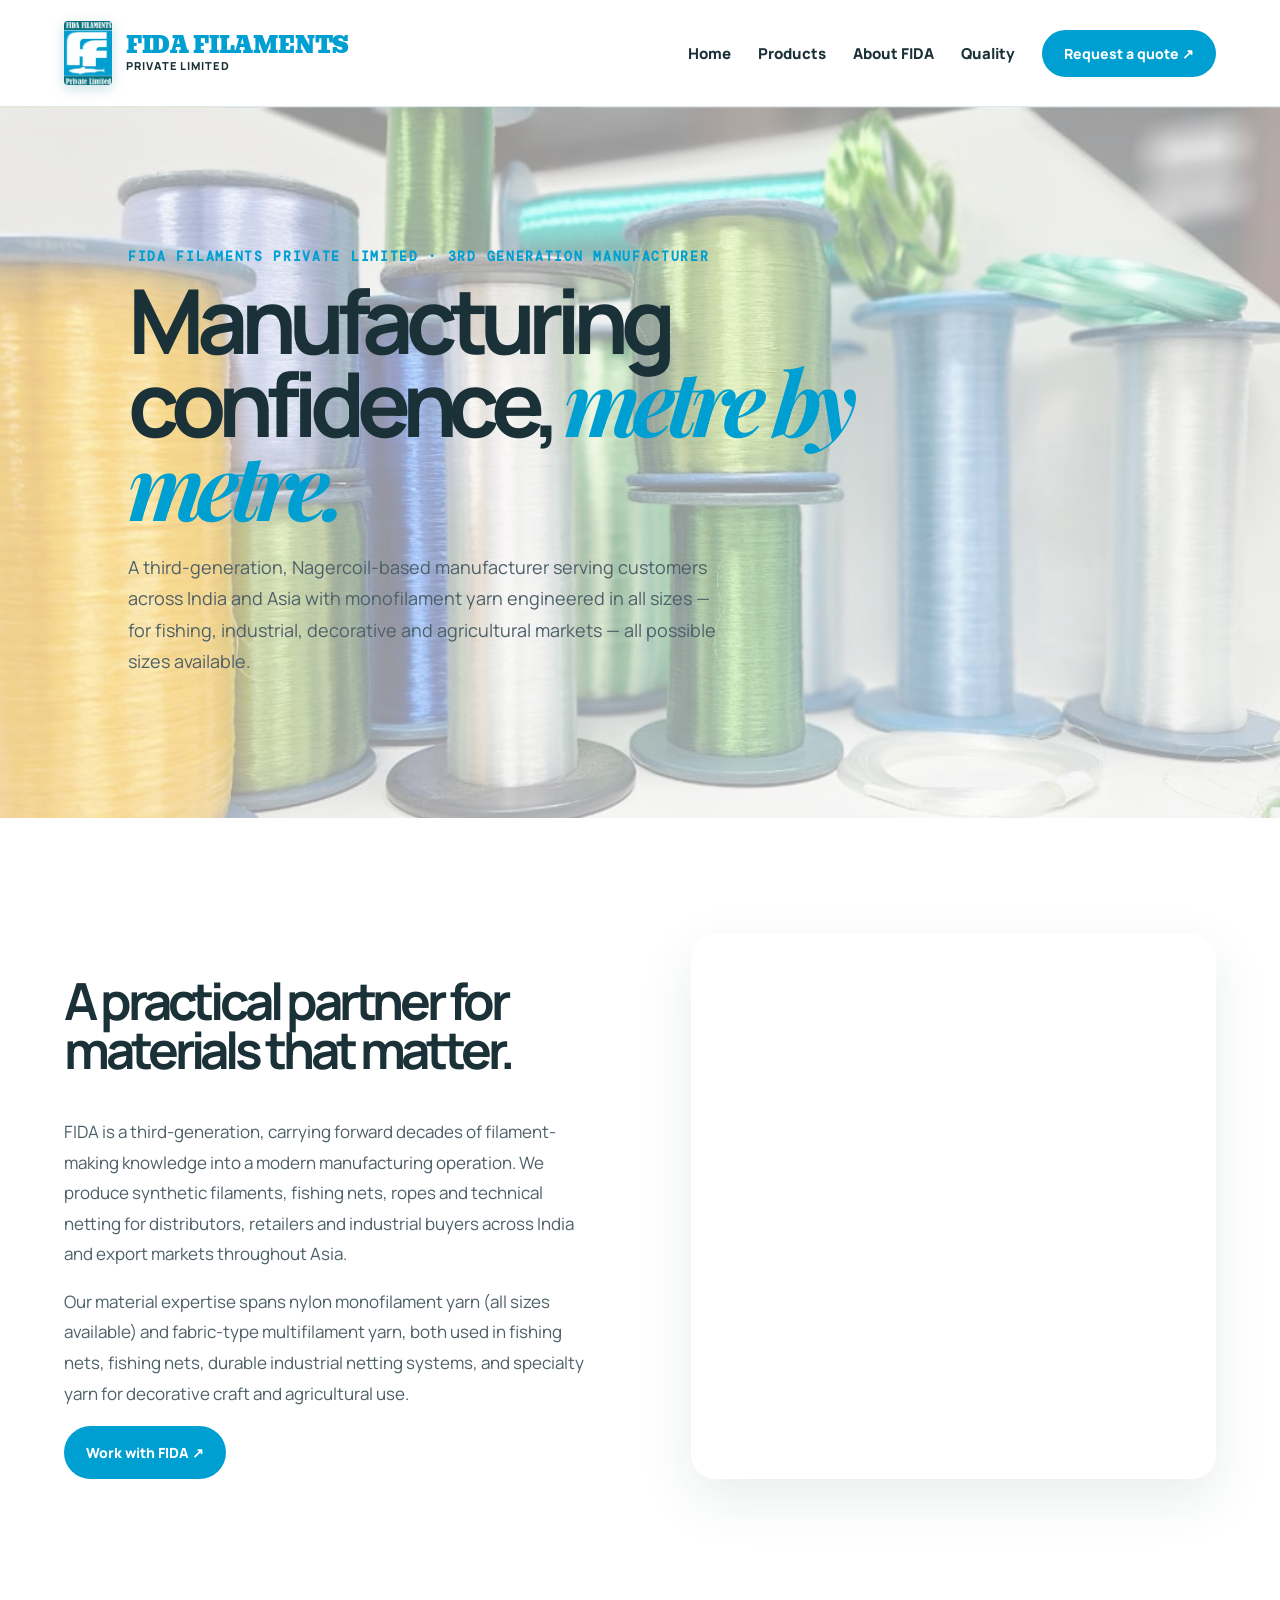
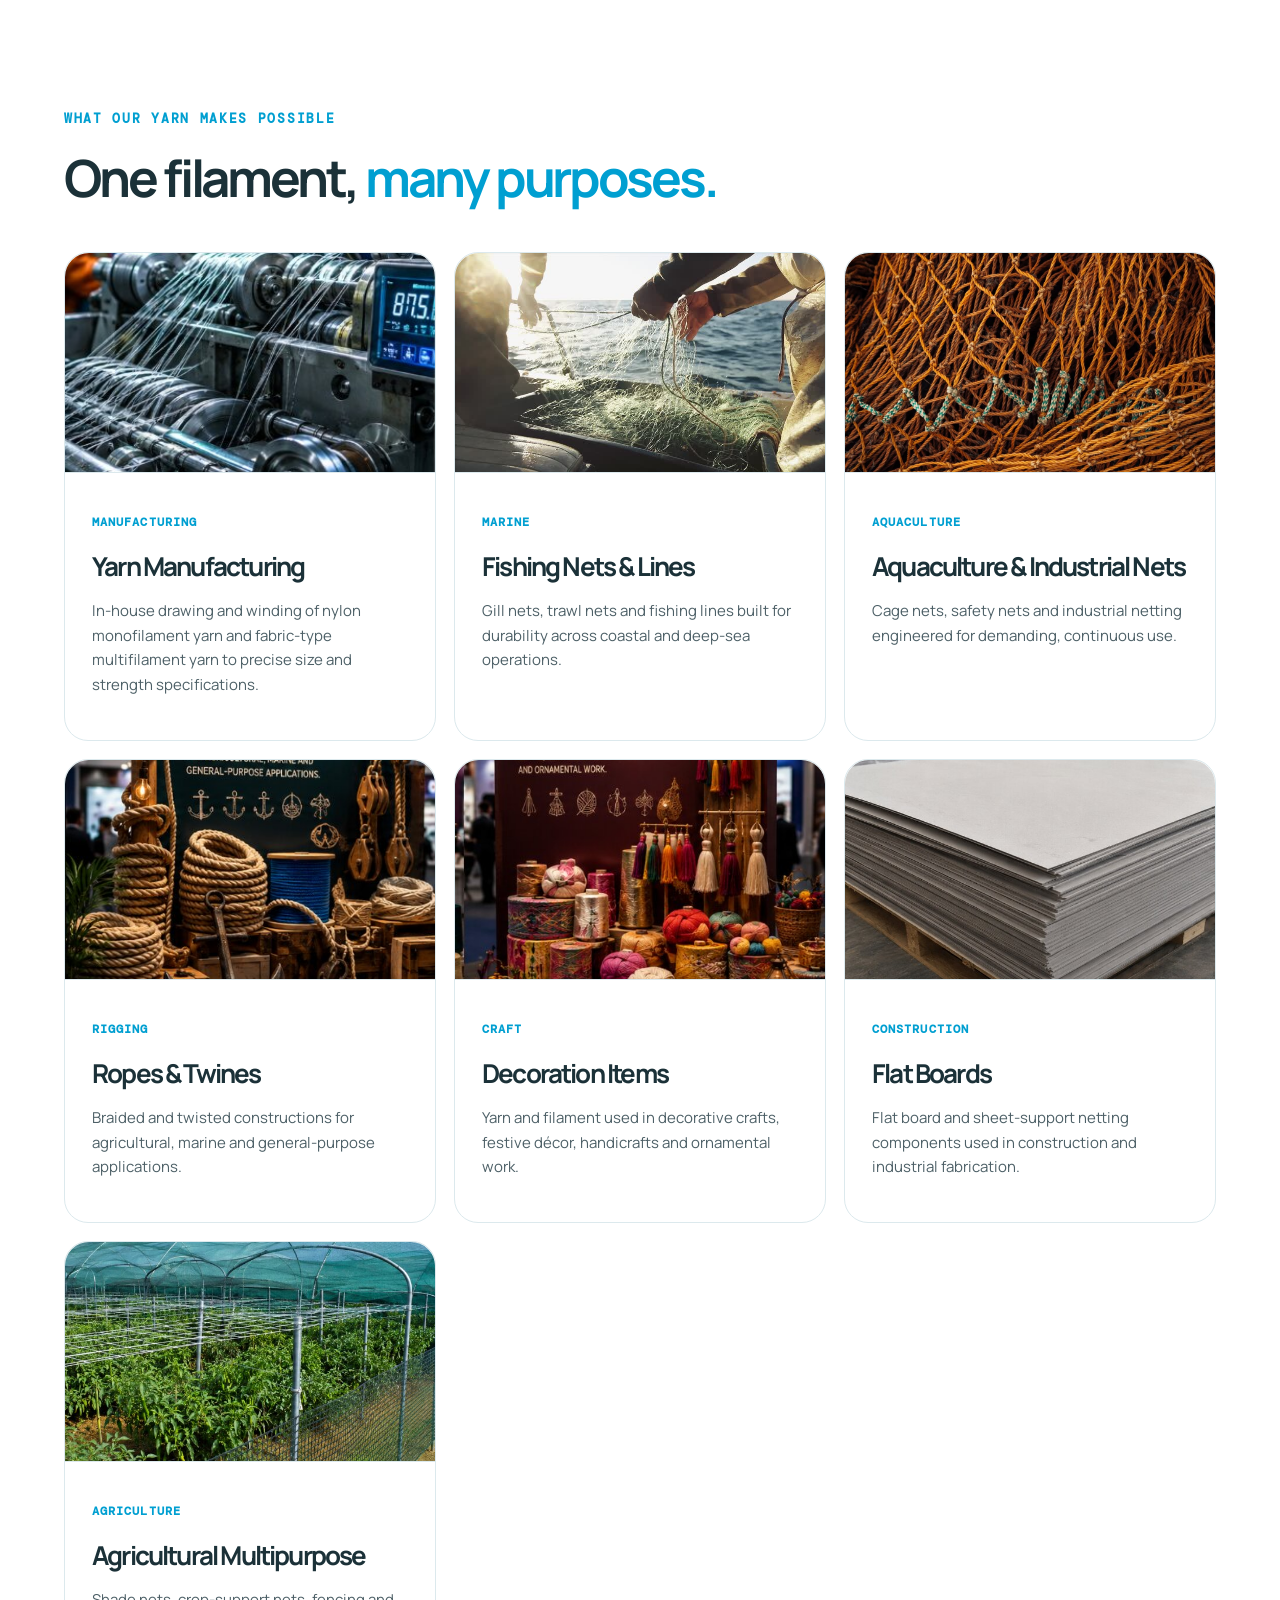
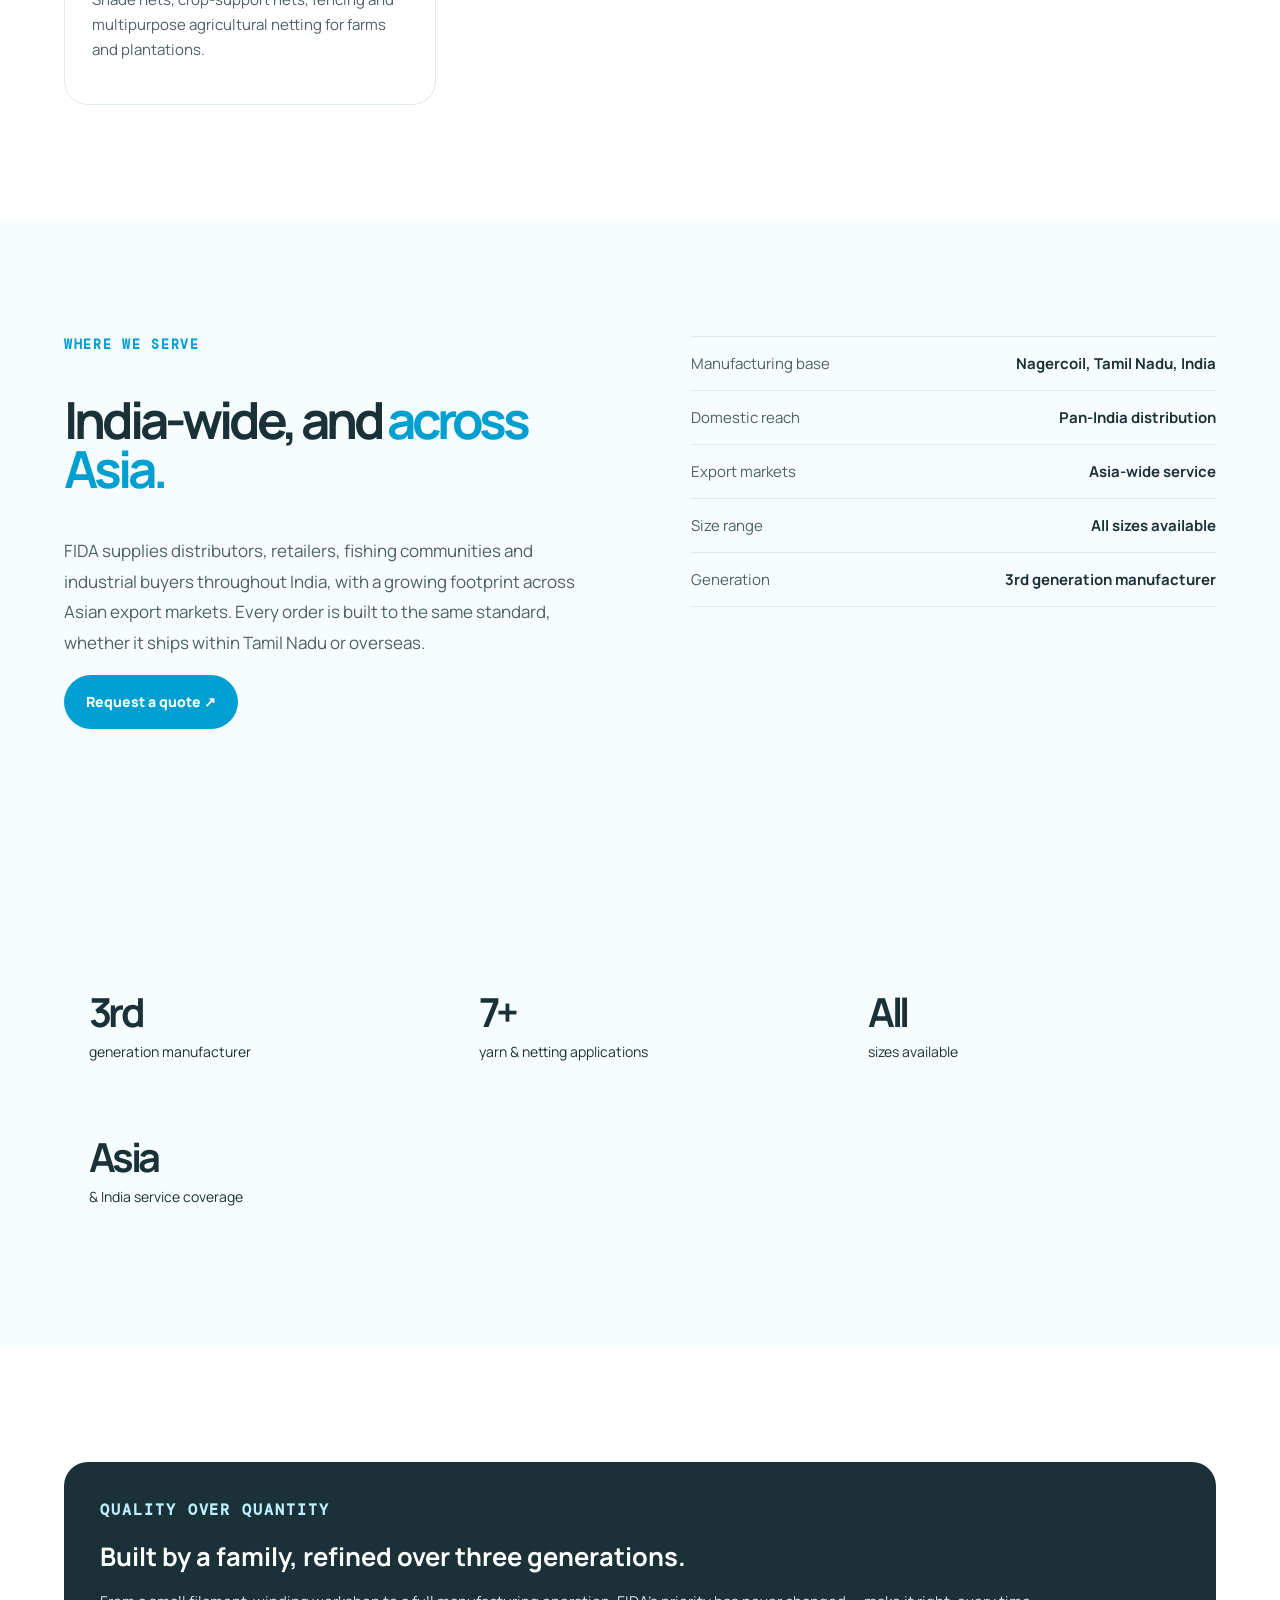
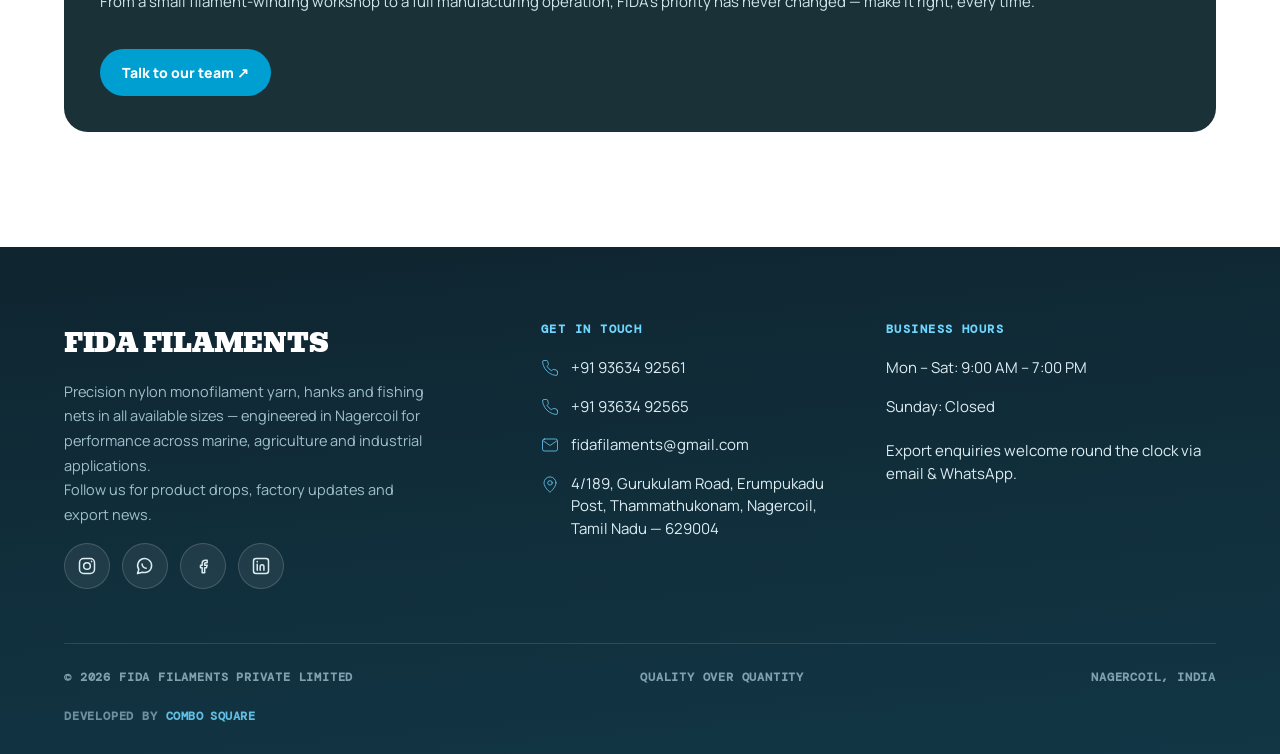
<file: about.html>
<!doctype html><html lang="en"><head><meta charset="utf-8"><meta name="viewport" content="width=device-width,initial-scale=1"><title>About FIDA | FIDA FILAMENTS</title><link rel="preconnect" href="https://fonts.googleapis.com"><link href="https://fonts.googleapis.com/css2?family=Bevan&family=DM+Mono&family=Manrope:wght@400;600;700;800&family=Playfair+Display:ital,wght@0,700;1,700&display=swap" rel="stylesheet"><link rel="stylesheet" href="app.css"><script src="site.js"></script><style id="fida-brand-fix">
  .brand{gap:14px;font-size:clamp(1.05rem,4.2vw,1.35rem)}
  .brand-logo{width:auto!important;height:64px!important;max-width:none!important;border-radius:4px!important;object-fit:contain!important;box-shadow:0 4px 14px #00688833!important}
  .brand:hover .brand-logo{transform:none!important}
  .brand-name{white-space:nowrap}
  .brand-name .brand-mark{font-size:inherit!important;opacity:1!important}
  .loader-mark{width:auto!important;height:.9em!important;border:0!important;border-radius:6px!important;object-fit:contain!important;background:none!important}
  @media(max-width:700px){.brand-logo{height:48px!important}}
  .brand-name,.brand-name .brand-mark{color:#009fd1!important}
  </style><style id="fida-footer-fix">.dev-credit{flex-basis:100%;text-align:center;margin-top:6px;opacity:.85}.dev-credit b{color:#6fd6ff;font-weight:700;letter-spacing:.04em}</style></head><body><header class="site-header"><a class="brand" href="index.html"><img class="brand-logo" src="asserts/fida-logo.png" alt="FIDA Filaments logo"><span class="brand-text"><span class="brand-name">FIDA <span class="brand-mark">FILAMENTS</span></span><span class="brand-tagline">Private Limited</span></span></a><button class="menu-toggle" data-menu-toggle>☰</button><nav class="site-nav" data-menu><a href="index.html">Home</a><a href="products.html">Products</a><a href="about.html">About FIDA</a><a href="quality.html">Quality</a><a class="nav-button" href="contact.html">Request a quote ↗</a></nav></header><main><section class="page-hero" style="background: linear-gradient(rgba(255,255,255,.55), rgba(255,255,255,.55)), url('asserts/3rd.jpeg') center/cover; background-blend-mode: lighten;"><p class="eyebrow">FIDA FILAMENTS PRIVATE LIMITED · 3RD GENERATION MANUFACTURER</p><h1>Manufacturing confidence, <em>metre by metre.</em></h1><p class="lead">A third-generation, Nagercoil-based manufacturer serving customers across India and Asia with monofilament yarn engineered in all sizes — for fishing, industrial, decorative and agricultural markets — all possible sizes available.</p></section><section class="content two-col"><div class="copy"><h2>A practical partner for materials that matter.</h2><p>FIDA is a third-generation, carrying forward decades of filament-making knowledge into a modern manufacturing operation. We produce synthetic filaments, fishing nets, ropes and technical netting for distributors, retailers and industrial buyers across India and export markets throughout Asia.</p><p>Our material expertise spans nylon monofilament yarn (all sizes available) and fabric-type multifilament yarn, both used in fishing nets, fishing nets, durable industrial netting systems, and specialty yarn for decorative craft and agricultural use.</p><a class="button" href="contact.html">Work with FIDA ↗</a></div><div class="visual-panel" style="overflow: hidden; padding: 0; background: none; position: relative;"><video src="asserts/Nylon Monofilament.mp4" autoplay loop muted playsinline style="position: absolute; top: 0; left: 0; width: 100%; height: 100%; object-fit: cover;"></video></div></section><section class="content"><p class="eyebrow">WHAT OUR YARN MAKES POSSIBLE</p><h2 style="font-size:clamp(2rem,4vw,3.4rem);letter-spacing:-.06em;margin:0 0 40px;max-width:720px">One filament, <em style="color:var(--purple);font-style:normal">many purposes.</em></h2><div class="product-grid"><article class="product-card"><div class="product-art"><img src="asserts/products/yarn-manufacturing.jpg" alt="Yarn manufacturing machine drawing monofilament" loading="lazy"></div><small>Manufacturing</small><h2>Yarn Manufacturing</h2><p>In-house drawing and winding of nylon monofilament yarn and fabric-type multifilament yarn to precise size and strength specifications.</p></article><article class="product-card"><div class="product-art"><img src="asserts/Multifilament Fishing Net.jpg" alt="Fishing nets and lines" loading="lazy"></div><small>Marine</small><h2>Fishing Nets &amp; Lines</h2><p>Gill nets, trawl nets and fishing lines built for durability across coastal and deep-sea operations.</p></article><article class="product-card"><div class="product-art"><img src="asserts/products/aquaculture.jpg" alt="Aquaculture and industrial nets" loading="lazy"></div><small>Aquaculture</small><h2>Aquaculture &amp; Industrial Nets</h2><p>Cage nets, safety nets and industrial netting engineered for demanding, continuous use.</p></article><article class="product-card"><div class="product-art"><img src="asserts/products/ropes-twines.jpg" alt="Coiled ropes and twines display" loading="lazy"></div><small>Rigging</small><h2>Ropes &amp; Twines</h2><p>Braided and twisted constructions for agricultural, marine and general-purpose applications.</p></article><article class="product-card"><div class="product-art"><img src="asserts/products/decoration-items.jpg" alt="Decorative yarn tassels and craft display" loading="lazy"></div><small>Craft</small><h2>Decoration Items</h2><p>Yarn and filament used in decorative crafts, festive décor, handicrafts and ornamental work.</p></article><article class="product-card"><div class="product-art"><img src="asserts/products/flat-boards.jpg" alt="Stack of flat boards in warehouse" loading="lazy"></div><small>Construction</small><h2>Flat Boards</h2><p>Flat board and sheet-support netting components used in construction and industrial fabrication.</p></article><article class="product-card"><div class="product-art"><img src="asserts/products/agricultural.jpg" alt="Agricultural shade net over crop field" loading="lazy"></div><small>Agriculture</small><h2>Agricultural Multipurpose</h2><p>Shade nets, crop-support nets, fencing and multipurpose agricultural netting for farms and plantations.</p></article></div></section><section class="content two-col" style="background:#f7fdff"><div class="copy"><p class="eyebrow">WHERE WE SERVE</p><h2>India-wide, and <em style="color:var(--purple);font-style:normal">across Asia.</em></h2><p>FIDA supplies distributors, retailers, fishing communities and industrial buyers throughout India, with a growing footprint across Asian export markets. Every order is built to the same standard, whether it ships within Tamil Nadu or overseas.</p><a class="button" href="contact.html">Request a quote ↗</a></div><ul class="specs"><li><span>Manufacturing base</span><b>Nagercoil, Tamil Nadu, India</b></li><li><span>Domestic reach</span><b>Pan-India distribution</b></li><li><span>Export markets</span><b>Asia-wide service</b></li><li><span>Size range</span><b>All sizes available</b></li><li><span>Generation</span><b>3rd generation manufacturer</b></li></ul></section><section class="content" style="background:#f7fdff"><div class="stats"><div class="stat"><strong>3rd</strong><span>generation manufacturer</span></div><div class="stat"><strong>7+</strong><span>yarn &amp; netting applications</span></div><div class="stat"><strong>All</strong><span>sizes available</span></div><div class="stat"><strong>Asia</strong><span>&amp; India service coverage</span></div></div></section><section class="content"><div class="quote-box"><p class="eyebrow" style="color:#bdefff">QUALITY OVER QUANTITY</p><h2 style="margin:0 0 12px">Built by a family, refined over three generations.</h2><p>From a small filament-winding workshop to a full manufacturing operation, FIDA's priority has never changed — make it right, every time.</p><a class="button" style="margin-top:20px" href="contact.html">Talk to our team ↗</a></div></section></main><footer class="site-footer">
      <div class="footer-grid">
        <div class="footer-brand">
          <p class="footer-logo">FIDA FILAMENTS</p>
          <p>Precision nylon monofilament yarn, hanks and fishing nets in all available sizes — engineered in
            Nagercoil for performance across marine, agriculture and industrial applications.</p>
          <p class="footer-cta-note">Follow us for product drops, factory updates and export news.</p>
          <div class="footer-social-row" style="margin-top:16px;">
            <a href="https://instagram.com/" target="_blank" rel="noopener" aria-label="FIDA Filaments on Instagram">
              <svg viewBox="0 0 24 24" stroke-width="1.8" stroke-linecap="round" stroke-linejoin="round">
                <rect x="3" y="3" width="18" height="18" rx="5"></rect>
                <circle cx="12" cy="12" r="4"></circle>
                <circle cx="17.5" cy="6.5" r="1" fill="#dcedf2" stroke="none"></circle>
              </svg>
            </a>
            <a href="https://wa.me/919363492561" target="_blank" rel="noopener" aria-label="Chat with FIDA Filaments on WhatsApp">
              <svg viewBox="0 0 24 24" stroke-width="1.8" stroke-linecap="round" stroke-linejoin="round">
                <path d="M3 21l1.6-4.8A8.4 8.4 0 1 1 8.8 19.4L3 21z"></path>
                <path d="M8.5 9.7c.3 2.6 2.4 4.7 5 5" stroke-linecap="round"></path>
              </svg>
            </a>
            <a href="https://facebook.com/" target="_blank" rel="noopener" aria-label="FIDA Filaments on Facebook">
              <svg viewBox="0 0 24 24" stroke-width="1.8" stroke-linecap="round" stroke-linejoin="round">
                <path d="M15 8h2V5h-2a4 4 0 0 0-4 4v2H9v3h2v6h3v-6h2.2l.8-3H14V9a1 1 0 0 1 1-1z"></path>
              </svg>
            </a>
            <a href="https://linkedin.com/" target="_blank" rel="noopener" aria-label="FIDA Filaments on LinkedIn">
              <svg viewBox="0 0 24 24" stroke-width="1.8" stroke-linecap="round" stroke-linejoin="round">
                <rect x="3" y="3" width="18" height="18" rx="3"></rect>
                <line x1="7.5" y1="10" x2="7.5" y2="17"></line>
                <circle cx="7.5" cy="6.8" r="1" fill="#dcedf2" stroke="none"></circle>
                <path d="M11 17v-4.2c0-1.5 1-2.4 2.3-2.4 1.3 0 2.2.9 2.2 2.4V17"></path>
              </svg>
            </a>
          </div>
        </div>
        <div class="footer-contact">
          <p class="footer-heading">Get in touch</p>
          <div class="footer-contact-list">
            <a href="tel:+919363492561">
              <svg viewBox="0 0 24 24" fill="none" stroke-linecap="round" stroke-linejoin="round">
                <path d="M22 16.9v3a2 2 0 0 1-2.2 2 19.8 19.8 0 0 1-8.6-3.1 19.5 19.5 0 0 1-6-6A19.8 19.8 0 0 1 2.1 4.2 2 2 0 0 1 4.1 2h3a2 2 0 0 1 2 1.7c.1.9.3 1.8.6 2.7a2 2 0 0 1-.5 2.1L8 9.7a16 16 0 0 0 6 6l1.2-1.2a2 2 0 0 1 2.1-.5c.9.3 1.8.5 2.7.6a2 2 0 0 1 1.7 2z"></path>
              </svg>
              <span>+91 93634 92561</span>
            </a>
            <a href="tel:+919363492565">
              <svg viewBox="0 0 24 24" fill="none" stroke-linecap="round" stroke-linejoin="round">
                <path d="M22 16.9v3a2 2 0 0 1-2.2 2 19.8 19.8 0 0 1-8.6-3.1 19.5 19.5 0 0 1-6-6A19.8 19.8 0 0 1 2.1 4.2 2 2 0 0 1 4.1 2h3a2 2 0 0 1 2 1.7c.1.9.3 1.8.6 2.7a2 2 0 0 1-.5 2.1L8 9.7a16 16 0 0 0 6 6l1.2-1.2a2 2 0 0 1 2.1-.5c.9.3 1.8.5 2.7.6a2 2 0 0 1 1.7 2z"></path>
              </svg>
              <span>+91 93634 92565</span>
            </a>
            <a href="mailto:fidafilaments@gmail.com">
              <svg viewBox="0 0 24 24" fill="none" stroke-linecap="round" stroke-linejoin="round">
                <rect x="2" y="4" width="20" height="16" rx="2.5"></rect>
                <path d="m3 6.5 9 6.2 9-6.2"></path>
              </svg>
              <span>fidafilaments@gmail.com</span>
            </a>
            <span>
              <svg viewBox="0 0 24 24" fill="none" stroke-linecap="round" stroke-linejoin="round">
                <path d="M20 10.5c0 6-8 12.5-8 12.5s-8-6.5-8-12.5a8 8 0 0 1 16 0z"></path>
                <circle cx="12" cy="10.5" r="3"></circle>
              </svg>
              <span>4/189, Gurukulam Road, Erumpukadu Post, Thammathukonam, Nagercoil, Tamil Nadu — 629004</span>
            </span>
          </div>
        </div>
        <div class="footer-hours">
          <p class="footer-heading">Business hours</p>
          <div class="footer-contact-list">
            <span>Mon – Sat: 9:00 AM – 7:00 PM</span>
            <span>Sunday: Closed</span>
            <span style="margin-top:6px;">Export enquiries welcome round the clock via email &amp; WhatsApp.</span>
          </div>
        </div>
      </div>
      <div class="footer-bottom">
        <span>© <span data-year></span> FIDA FILAMENTS PRIVATE LIMITED</span>
        <span>QUALITY OVER QUANTITY</span>
        <span>NAGERCOIL, INDIA</span>
        <span class="dev-credit">Developed by <b>Combo Square</b></span>
      </div>
    </footer></body></html>
</file>
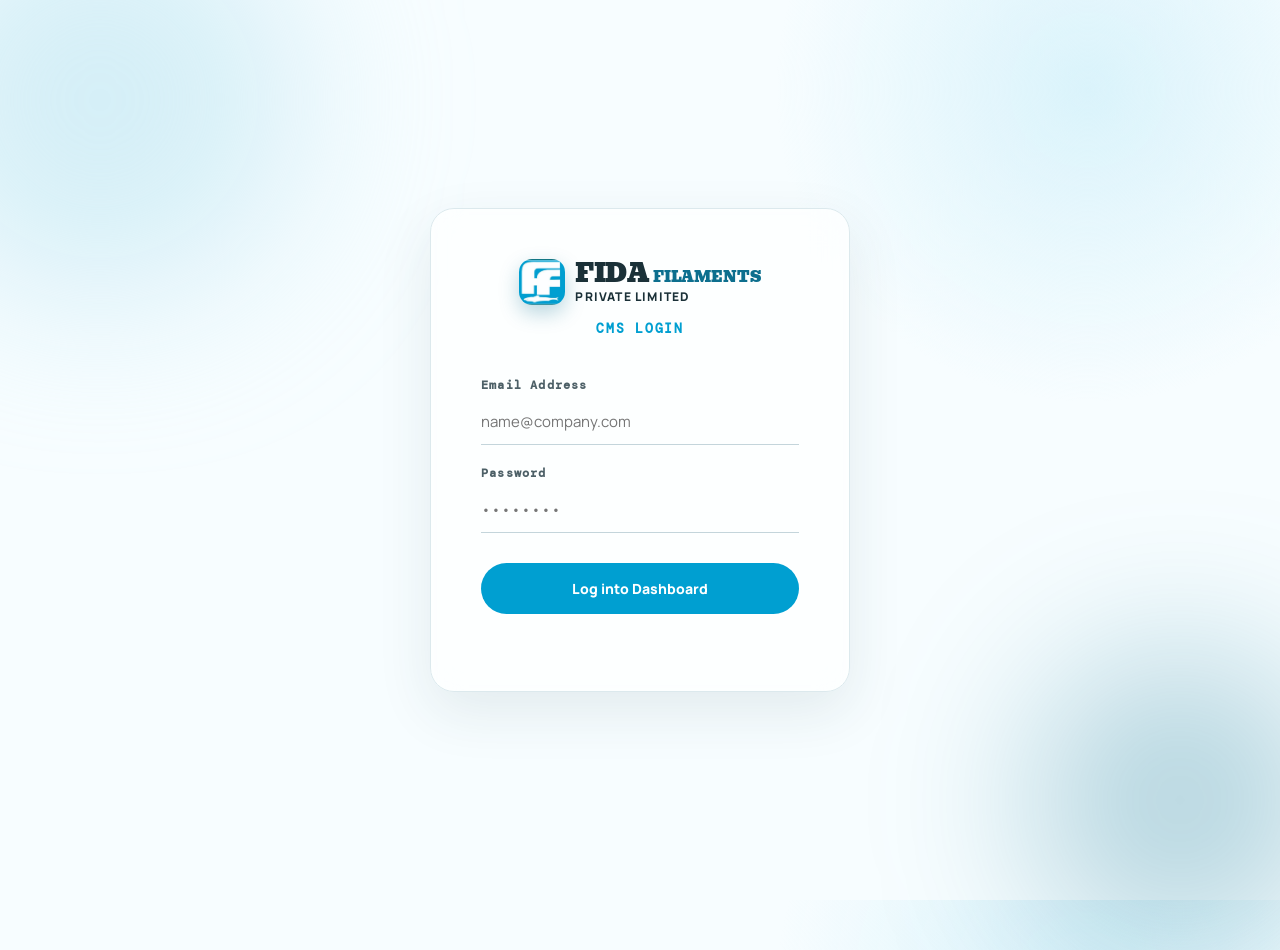
<file: login.html>
<!doctype html>
<html lang="en">
<head>
  <meta charset="utf-8">
  <meta name="viewport" content="width=device-width,initial-scale=1">
  <title>FIDA CMS - Login</title>
  <link rel="preconnect" href="https://fonts.googleapis.com">
  <link href="https://fonts.googleapis.com/css2?family=Bevan&family=DM+Mono&family=Manrope:wght@400;600;700;800&family=Playfair+Display:ital,wght@0,700;1,700&display=swap" rel="stylesheet">
  <link rel="stylesheet" href="app.css">
  <style>
    body {
      display: grid;
      place-items: center;
      min-height: 100vh;
      background: radial-gradient(circle at 85% 10%, #daf3fb 0, transparent 23%), var(--pale);
      overflow: hidden;
    }
    .login-panel {
      width: 100%;
      max-width: 420px;
      padding: clamp(30px, 5vw, 50px);
      border-radius: var(--r);
      background: rgba(255, 255, 255, 0.7);
      backdrop-filter: blur(16px);
      border: 1px solid var(--line);
      box-shadow: var(--shadow);
      animation: slideUpFadeIn 0.8s cubic-bezier(0.16, 1, 0.3, 1) forwards;
      opacity: 0;
      transform: translateY(20px);
    }
    .login-brand {
      text-align: center;
      margin-bottom: 40px;
    }
    .login-brand a {
      display: inline-flex;
      align-items: center;
      gap: 10px;
      font-family: 'Bevan', 'Playfair Display', serif;
      font-weight: 400;
      font-size: 1.6rem;
      letter-spacing: -.02em;
      color: var(--ink);
      text-transform: uppercase;
      justify-content: center;
    }
    .login-brand .brand-logo {
      width: 46px;
      height: 46px;
      border-radius: 13px;
      object-fit: cover;
      box-shadow: 0 8px 20px #00688845;
    }
    .login-brand .brand-mark {
      font-family: 'Bevan', 'Playfair Display', serif;
      font-size: .6em;
      letter-spacing: -.01em;
      color: var(--teal);
      opacity: .95;
    }
    .login-brand .brand-text {
      display: flex;
      flex-direction: column;
      line-height: 1;
      gap: 5px;
      text-align: left;
    }
    .login-brand .brand-name {
      display: block;
    }
    .login-brand .brand-tagline {
      font-family: Manrope, Arial, sans-serif;
      font-size: 12px;
      font-weight: 800;
      letter-spacing: .1em;
      text-transform: uppercase;
      color: var(--ink);
    }
    .login-form .field {
      margin-bottom: 20px;
    }
    .login-form button {
      width: 100%;
      margin-top: 10px;
      padding: 16px;
      font-size: 14px;
      transition: transform 0.2s, box-shadow 0.2s;
    }
    .login-form button:hover {
      transform: translateY(-2px);
      box-shadow: 0 10px 20px #009fd133;
    }
    .error-msg {
      color: #d32f2f;
      font-size: 12px;
      margin-top: 10px;
      text-align: center;
      font-weight: 600;
      opacity: 0;
      transition: opacity 0.3s;
    }
    .error-msg.visible {
      opacity: 1;
    }
    /* Animated background elements */
    .bg-shape {
      position: absolute;
      border-radius: 50%;
      filter: blur(80px);
      z-index: -1;
      animation: float 10s infinite alternate ease-in-out;
    }
    .shape-1 {
      width: 400px;
      height: 400px;
      background: #b8e3f188;
      top: -100px;
      left: -100px;
    }
    .shape-2 {
      width: 300px;
      height: 300px;
      background: #00688844;
      bottom: -50px;
      right: -50px;
      animation-delay: -5s;
    }
  </style>
</head>
<body>

  <div class="bg-shape shape-1"></div>
  <div class="bg-shape shape-2"></div>

  <div class="login-panel">
    <div class="login-brand">
      <a href="index.html"><img class="brand-logo" src="asserts/fida-logo.png" alt="FIDA Filaments logo"><span class="brand-text"><span class="brand-name">FIDA <span class="brand-mark">FILAMENTS</span></span><span class="brand-tagline">Private Limited</span></span></a>
      <p class="eyebrow" style="margin-top: 10px;">CMS LOGIN</p>
    </div>

    <form class="login-form" id="login-form">
      <div class="field">
        <label>Email Address</label>
        <input type="email" id="email" required placeholder="name@company.com">
      </div>
      <div class="field">
        <label>Password</label>
        <input type="password" id="password" required placeholder="••••••••">
      </div>
      <button class="button" type="submit">Log into Dashboard</button>
      <div class="error-msg" id="error-msg">Invalid email or password.</div>
    </form>
  </div>

  <script>
    document.getElementById('login-form').addEventListener('submit', (e) => {
      e.preventDefault();
      const email = document.getElementById('email').value.trim();
      const password = document.getElementById('password').value;
      const errorMsg = document.getElementById('error-msg');

      if (email === 'admin@gmail.com' && password === 'password') {
        sessionStorage.setItem('fida_admin_auth', 'true');
        document.querySelector('.login-panel').style.animation = 'fadeOut 0.4s forwards';
        setTimeout(() => {
          window.location.href = 'admin.html';
        }, 400);
      } else {
        errorMsg.classList.add('visible');
        document.querySelector('.login-panel').animate([
          { transform: 'translateX(0px)' },
          { transform: 'translateX(-10px)' },
          { transform: 'translateX(10px)' },
          { transform: 'translateX(-10px)' },
          { transform: 'translateX(10px)' },
          { transform: 'translateX(0px)' }
        ], { duration: 400, easing: 'ease-in-out' });
      }
    });

    // If already logged in, redirect to admin
    if (sessionStorage.getItem('fida_admin_auth') === 'true') {
      window.location.href = 'admin.html';
    }
  </script>
</body>
</html>
</file>
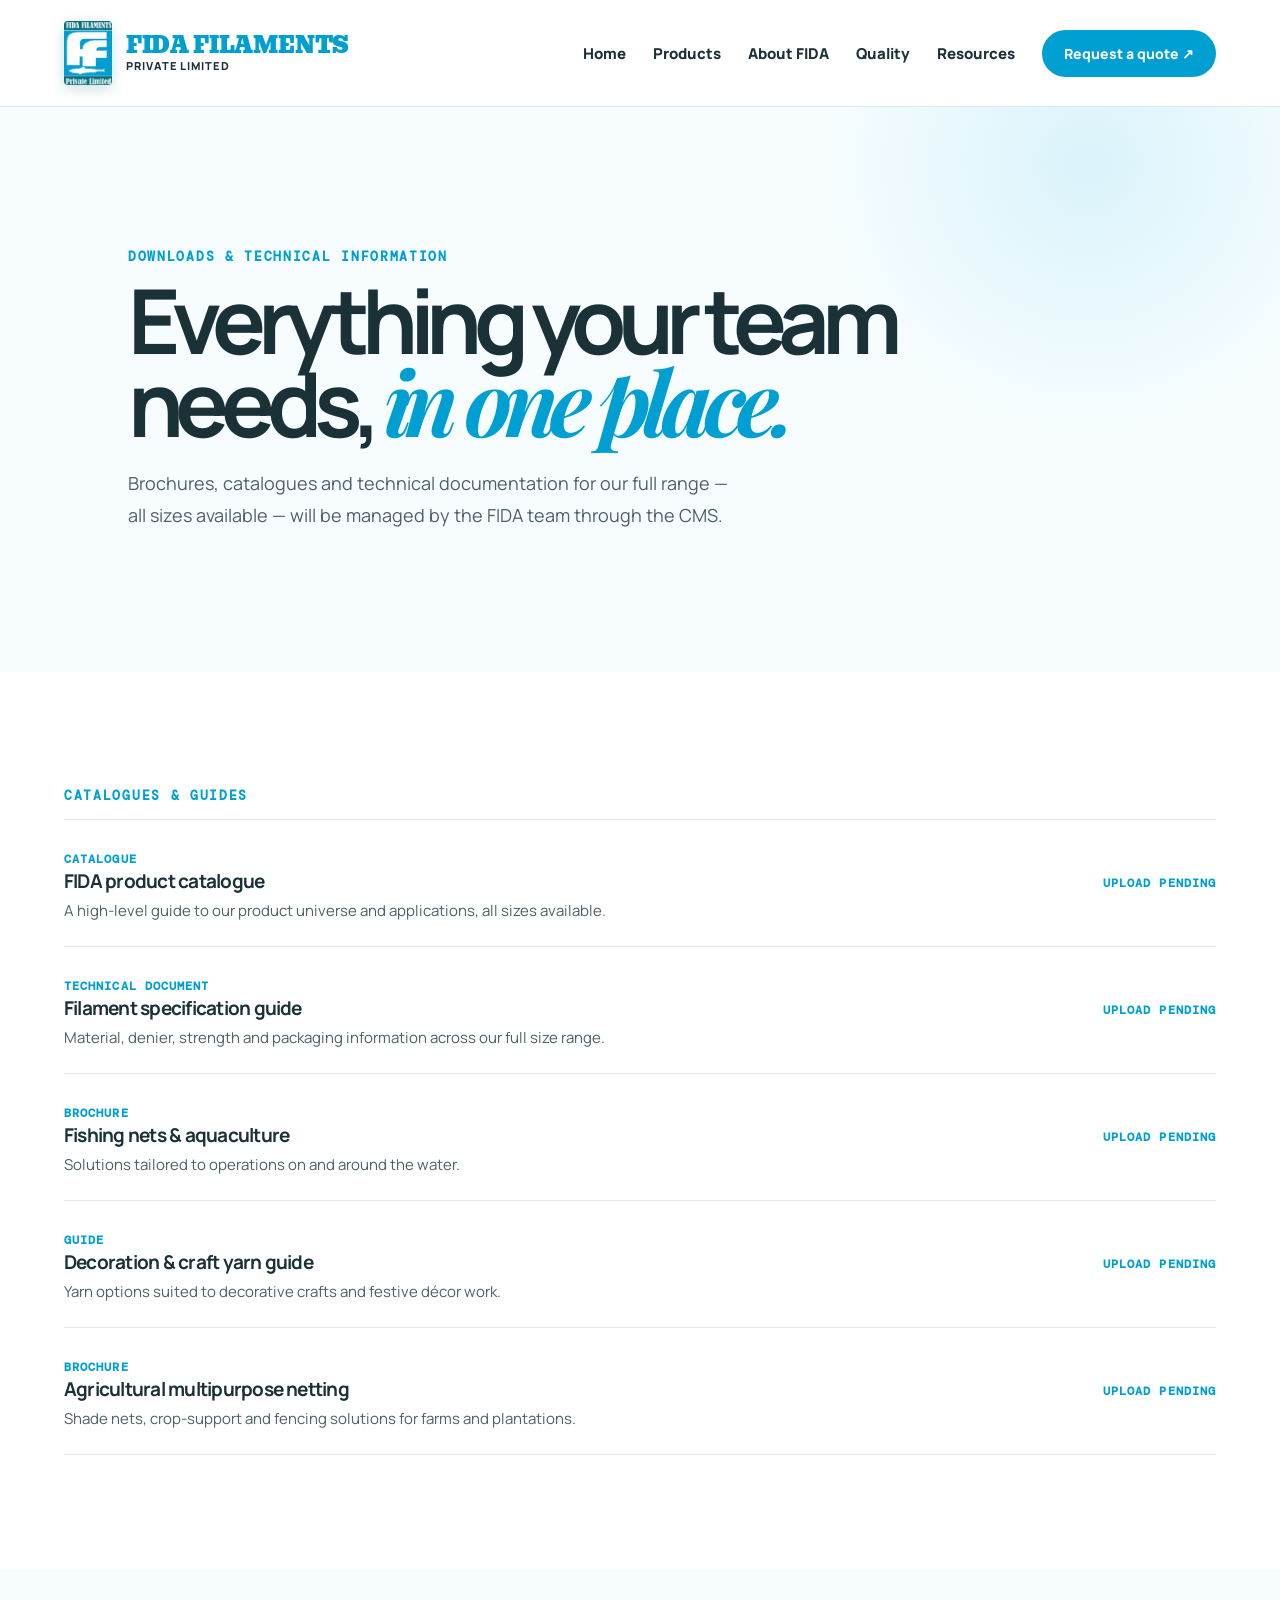
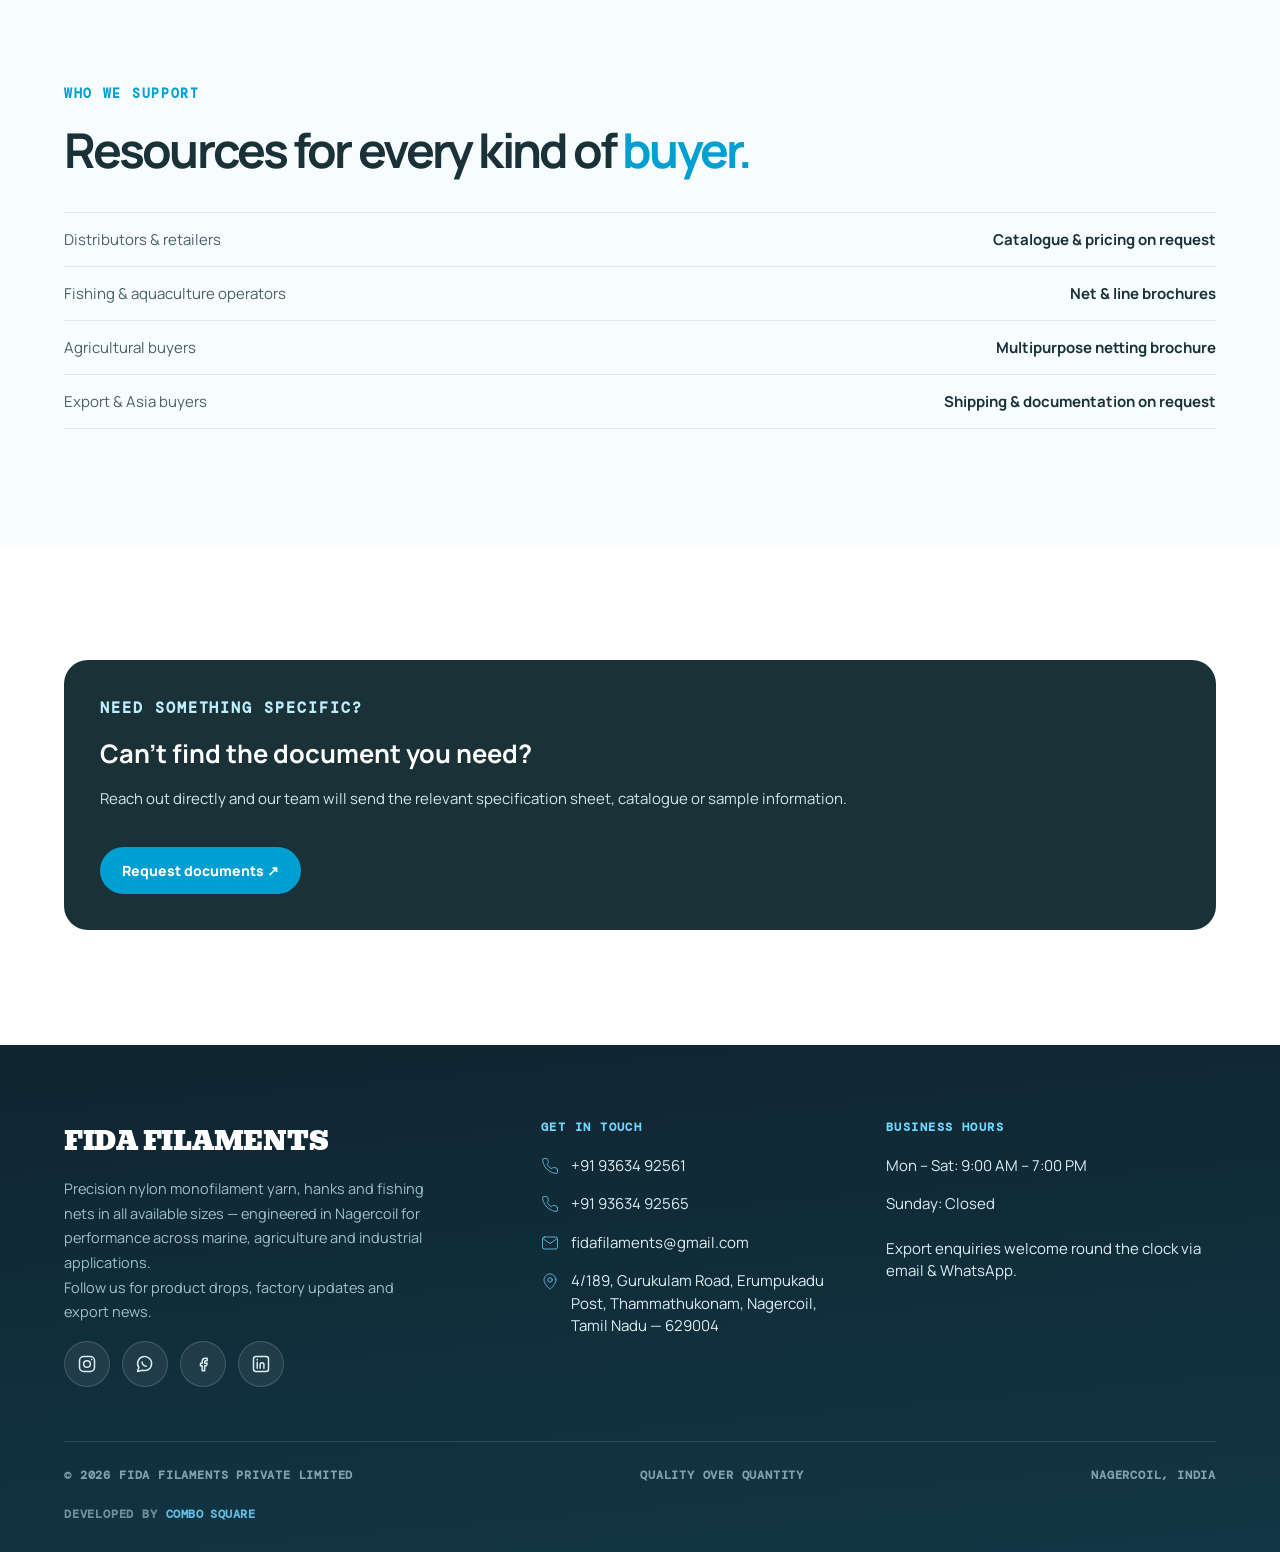
<file: resources.html>
<!doctype html><html lang="en"><head><meta charset="utf-8"><meta name="viewport" content="width=device-width,initial-scale=1"><title>Resources | FIDA FILAMENTS</title><link rel="preconnect" href="https://fonts.googleapis.com"><link href="https://fonts.googleapis.com/css2?family=Bevan&family=DM+Mono&family=Manrope:wght@400;600;700;800&family=Playfair+Display:ital,wght@0,700;1,700&display=swap" rel="stylesheet"><link rel="stylesheet" href="app.css"><script src="site.js"></script><style id="fida-brand-fix">
  .brand{gap:14px;font-size:clamp(1.05rem,4.2vw,1.35rem)}
  .brand-logo{width:auto!important;height:64px!important;max-width:none!important;border-radius:4px!important;object-fit:contain!important;box-shadow:0 4px 14px #00688833!important}
  .brand:hover .brand-logo{transform:none!important}
  .brand-name{white-space:nowrap}
  .brand-name .brand-mark{font-size:inherit!important;opacity:1!important}
  .loader-mark{width:auto!important;height:.9em!important;border:0!important;border-radius:6px!important;object-fit:contain!important;background:none!important}
  @media(max-width:700px){.brand-logo{height:48px!important}}
  .brand-name,.brand-name .brand-mark{color:#009fd1!important}
  </style><style id="fida-footer-fix">.dev-credit{flex-basis:100%;text-align:center;margin-top:6px;opacity:.85}.dev-credit b{color:#6fd6ff;font-weight:700;letter-spacing:.04em}</style></head><body><header class="site-header"><a class="brand" href="index.html"><img class="brand-logo" src="asserts/fida-logo.png" alt="FIDA Filaments logo"><span class="brand-text"><span class="brand-name">FIDA <span class="brand-mark">FILAMENTS</span></span><span class="brand-tagline">Private Limited</span></span></a><button class="menu-toggle" data-menu-toggle>☰</button><nav class="site-nav" data-menu><a href="index.html">Home</a><a href="products.html">Products</a><a href="about.html">About FIDA</a><a href="quality.html">Quality</a><a href="resources.html">Resources</a><a class="nav-button" href="contact.html">Request a quote ↗</a></nav></header><main><section class="page-hero"><p class="eyebrow">DOWNLOADS & TECHNICAL INFORMATION</p><h1>Everything your team needs, <em>in one place.</em></h1><p class="lead">Brochures, catalogues and technical documentation for our full range — all sizes available — will be managed by the FIDA team through the CMS.</p></section><section class="content"><p class="eyebrow">CATALOGUES & GUIDES</p><div class="resource-list"><article class="resource"><div><span class="tag">Catalogue</span><h3>FIDA product catalogue</h3><p>A high-level guide to our product universe and applications, all sizes available.</p></div><span class="tag">Upload pending</span></article><article class="resource"><div><span class="tag">Technical document</span><h3>Filament specification guide</h3><p>Material, denier, strength and packaging information across our full size range.</p></div><span class="tag">Upload pending</span></article><article class="resource"><div><span class="tag">Brochure</span><h3>Fishing nets &amp; aquaculture</h3><p>Solutions tailored to operations on and around the water.</p></div><span class="tag">Upload pending</span></article><article class="resource"><div><span class="tag">Guide</span><h3>Decoration &amp; craft yarn guide</h3><p>Yarn options suited to decorative crafts and festive décor work.</p></div><span class="tag">Upload pending</span></article><article class="resource"><div><span class="tag">Brochure</span><h3>Agricultural multipurpose netting</h3><p>Shade nets, crop-support and fencing solutions for farms and plantations.</p></div><span class="tag">Upload pending</span></article></div></section><section class="content" style="background:#f7fdff"><p class="eyebrow">WHO WE SUPPORT</p><h2 style="font-size:clamp(2rem,4vw,3rem);letter-spacing:-.06em;margin:0 0 30px">Resources for every kind of <em style="color:var(--purple);font-style:normal">buyer.</em></h2><ul class="specs"><li><span>Distributors & retailers</span><b>Catalogue &amp; pricing on request</b></li><li><span>Fishing &amp; aquaculture operators</span><b>Net &amp; line brochures</b></li><li><span>Agricultural buyers</span><b>Multipurpose netting brochure</b></li><li><span>Export &amp; Asia buyers</span><b>Shipping &amp; documentation on request</b></li></ul></section><section class="content"><div class="quote-box"><p class="eyebrow" style="color:#bdefff">NEED SOMETHING SPECIFIC?</p><h2 style="margin:0 0 12px">Can't find the document you need?</h2><p>Reach out directly and our team will send the relevant specification sheet, catalogue or sample information.</p><a class="button" style="margin-top:20px" href="contact.html">Request documents ↗</a></div></section></main><footer class="site-footer">
      <div class="footer-grid">
        <div class="footer-brand">
          <p class="footer-logo">FIDA FILAMENTS</p>
          <p>Precision nylon monofilament yarn, hanks and fishing nets in all available sizes — engineered in
            Nagercoil for performance across marine, agriculture and industrial applications.</p>
          <p class="footer-cta-note">Follow us for product drops, factory updates and export news.</p>
          <div class="footer-social-row" style="margin-top:16px;">
            <a href="https://instagram.com/" target="_blank" rel="noopener" aria-label="FIDA Filaments on Instagram">
              <svg viewBox="0 0 24 24" stroke-width="1.8" stroke-linecap="round" stroke-linejoin="round">
                <rect x="3" y="3" width="18" height="18" rx="5"></rect>
                <circle cx="12" cy="12" r="4"></circle>
                <circle cx="17.5" cy="6.5" r="1" fill="#dcedf2" stroke="none"></circle>
              </svg>
            </a>
            <a href="https://wa.me/919363492561" target="_blank" rel="noopener" aria-label="Chat with FIDA Filaments on WhatsApp">
              <svg viewBox="0 0 24 24" stroke-width="1.8" stroke-linecap="round" stroke-linejoin="round">
                <path d="M3 21l1.6-4.8A8.4 8.4 0 1 1 8.8 19.4L3 21z"></path>
                <path d="M8.5 9.7c.3 2.6 2.4 4.7 5 5" stroke-linecap="round"></path>
              </svg>
            </a>
            <a href="https://facebook.com/" target="_blank" rel="noopener" aria-label="FIDA Filaments on Facebook">
              <svg viewBox="0 0 24 24" stroke-width="1.8" stroke-linecap="round" stroke-linejoin="round">
                <path d="M15 8h2V5h-2a4 4 0 0 0-4 4v2H9v3h2v6h3v-6h2.2l.8-3H14V9a1 1 0 0 1 1-1z"></path>
              </svg>
            </a>
            <a href="https://linkedin.com/" target="_blank" rel="noopener" aria-label="FIDA Filaments on LinkedIn">
              <svg viewBox="0 0 24 24" stroke-width="1.8" stroke-linecap="round" stroke-linejoin="round">
                <rect x="3" y="3" width="18" height="18" rx="3"></rect>
                <line x1="7.5" y1="10" x2="7.5" y2="17"></line>
                <circle cx="7.5" cy="6.8" r="1" fill="#dcedf2" stroke="none"></circle>
                <path d="M11 17v-4.2c0-1.5 1-2.4 2.3-2.4 1.3 0 2.2.9 2.2 2.4V17"></path>
              </svg>
            </a>
          </div>
        </div>
        <div class="footer-contact">
          <p class="footer-heading">Get in touch</p>
          <div class="footer-contact-list">
            <a href="tel:+919363492561">
              <svg viewBox="0 0 24 24" fill="none" stroke-linecap="round" stroke-linejoin="round">
                <path d="M22 16.9v3a2 2 0 0 1-2.2 2 19.8 19.8 0 0 1-8.6-3.1 19.5 19.5 0 0 1-6-6A19.8 19.8 0 0 1 2.1 4.2 2 2 0 0 1 4.1 2h3a2 2 0 0 1 2 1.7c.1.9.3 1.8.6 2.7a2 2 0 0 1-.5 2.1L8 9.7a16 16 0 0 0 6 6l1.2-1.2a2 2 0 0 1 2.1-.5c.9.3 1.8.5 2.7.6a2 2 0 0 1 1.7 2z"></path>
              </svg>
              <span>+91 93634 92561</span>
            </a>
            <a href="tel:+919363492565">
              <svg viewBox="0 0 24 24" fill="none" stroke-linecap="round" stroke-linejoin="round">
                <path d="M22 16.9v3a2 2 0 0 1-2.2 2 19.8 19.8 0 0 1-8.6-3.1 19.5 19.5 0 0 1-6-6A19.8 19.8 0 0 1 2.1 4.2 2 2 0 0 1 4.1 2h3a2 2 0 0 1 2 1.7c.1.9.3 1.8.6 2.7a2 2 0 0 1-.5 2.1L8 9.7a16 16 0 0 0 6 6l1.2-1.2a2 2 0 0 1 2.1-.5c.9.3 1.8.5 2.7.6a2 2 0 0 1 1.7 2z"></path>
              </svg>
              <span>+91 93634 92565</span>
            </a>
            <a href="mailto:fidafilaments@gmail.com">
              <svg viewBox="0 0 24 24" fill="none" stroke-linecap="round" stroke-linejoin="round">
                <rect x="2" y="4" width="20" height="16" rx="2.5"></rect>
                <path d="m3 6.5 9 6.2 9-6.2"></path>
              </svg>
              <span>fidafilaments@gmail.com</span>
            </a>
            <span>
              <svg viewBox="0 0 24 24" fill="none" stroke-linecap="round" stroke-linejoin="round">
                <path d="M20 10.5c0 6-8 12.5-8 12.5s-8-6.5-8-12.5a8 8 0 0 1 16 0z"></path>
                <circle cx="12" cy="10.5" r="3"></circle>
              </svg>
              <span>4/189, Gurukulam Road, Erumpukadu Post, Thammathukonam, Nagercoil, Tamil Nadu — 629004</span>
            </span>
          </div>
        </div>
        <div class="footer-hours">
          <p class="footer-heading">Business hours</p>
          <div class="footer-contact-list">
            <span>Mon – Sat: 9:00 AM – 7:00 PM</span>
            <span>Sunday: Closed</span>
            <span style="margin-top:6px;">Export enquiries welcome round the clock via email &amp; WhatsApp.</span>
          </div>
        </div>
      </div>
      <div class="footer-bottom">
        <span>© <span data-year></span> FIDA FILAMENTS PRIVATE LIMITED</span>
        <span>QUALITY OVER QUANTITY</span>
        <span>NAGERCOIL, INDIA</span>
        <span class="dev-credit">Developed by <b>Combo Square</b></span>
      </div>
    </footer></body></html>
</file>
<file: app.css>
@import url('https://fonts.googleapis.com/css2?family=Bevan&display=swap');
:root{--ink:#1b3138;--muted:#4d6067;--purple:#009fd1;--lavender:#eafaff;--pale:#f7fdff;--teal:#006888;--line:#dce9ed;--r:24px;--shadow:0 20px 55px #21414b18}*{box-sizing:border-box}html{scroll-behavior:smooth}body{margin:0;color:var(--ink);background:#fff;font-family:Manrope,Arial,sans-serif;font-size:17px}a{text-decoration:none;color:inherit}button,input,select,textarea{font:inherit}.site-header{display:flex;align-items:center;justify-content:space-between;padding:21px clamp(20px,5vw,76px);border-bottom:1px solid var(--line);background:#fffffff2;position:sticky;top:0;z-index:9;backdrop-filter:blur(12px)}.brand{display:flex;align-items:center;gap:11px;font-family:'Bevan','Playfair Display',serif;font-weight:400;font-size:1.35rem;letter-spacing:-.02em;color:var(--ink);text-transform:uppercase}.brand-logo{width:40px;height:40px;border-radius:11px;object-fit:cover;box-shadow:0 6px 16px #00688840;transition:transform .35s cubic-bezier(.16,1,.3,1),box-shadow .35s}.brand:hover .brand-logo{transform:rotate(-6deg) scale(1.08);box-shadow:0 10px 22px #00688859}.brand-mark{font-family:'Bevan','Playfair Display',serif;font-size:.62em;letter-spacing:-.01em;color:var(--teal);opacity:.95}.brand-text{display:flex;flex-direction:column;line-height:1;gap:4px}.brand-name{display:block}.brand-tagline{font-family:Manrope,Arial,sans-serif;font-size:11px;font-weight:800;letter-spacing:.1em;text-transform:uppercase;color:var(--ink)}.site-nav{display:flex;align-items:center;gap:27px;font-size:15px;font-weight:800}.site-nav a:hover{color:var(--purple)}.nav-button,.button{display:inline-flex;align-items:center;justify-content:center;border:0;border-radius:999px;padding:14px 22px;color:#fff;background:var(--purple);font-weight:800;font-size:14px;cursor:pointer}.menu-toggle{display:none;border:0;background:transparent;font-size:25px}.page-hero{padding:clamp(70px,11vw,150px) clamp(20px,10vw,160px);background:radial-gradient(circle at 85% 10%,#daf3fb 0,transparent 23%),var(--pale)}.eyebrow{margin:0 0 15px;color:var(--purple);font:600 13px "DM Mono",monospace;letter-spacing:.13em}.page-hero h1,.display{max-width:850px;margin:0;font-size:clamp(3rem,7vw,7rem);line-height:.9;letter-spacing:-.09em}.page-hero em,.display em{color:var(--purple);font-family:"Playfair Display",serif}.lead{max-width:600px;color:var(--muted);line-height:1.75;font-size:18px;margin:24px 0 0}.content{padding:clamp(60px,9vw,120px) clamp(20px,5vw,76px)}.product-grid{display:grid;grid-template-columns:repeat(3,1fr);gap:18px}.product-card{min-height:330px;padding:27px;border:1px solid var(--line);border-radius:var(--r);background:#fff;transition:transform .25s,box-shadow .25s}.product-card:hover{transform:translateY(-8px);box-shadow:var(--shadow)}.product-art{height:220px;margin:-27px -27px 35px;border-radius:var(--r) var(--r) 0 0;background:repeating-radial-gradient(circle at 72% 45%,#f1fcff 0 5px,#4a91a7 6px 9px);border-bottom:1px solid var(--line);overflow:hidden}.product-card:nth-child(2n) .product-art{background:repeating-linear-gradient(35deg,#dcf7ff 0 4px,#52a3bc 5px 9px)}.product-art img{width:100%;height:100%;object-fit:cover;display:block;transition:transform .35s cubic-bezier(.16,1,.3,1)}.product-card:hover .product-art img{transform:scale(1.06)}.product-card small,.tag{color:var(--purple);font:600 12px "DM Mono",monospace;letter-spacing:.09em;text-transform:uppercase}.product-card h2{margin:17px 0 9px;font-size:26px;letter-spacing:-.07em}.product-card p{color:var(--muted);font-size:15px;line-height:1.65}.text-link{font-size:14px;font-weight:800;color:var(--purple)}.two-col{display:grid;grid-template-columns:1fr 1fr;gap:clamp(35px,8vw,120px)}.copy{color:var(--muted);line-height:1.8;font-size:17px}.copy h2{color:var(--ink);font-size:clamp(2rem,4vw,4rem);line-height:.96;letter-spacing:-.08em}.visual-panel{min-height:420px;border-radius:var(--r);background:radial-gradient(circle at center,#fff 0 11%,#b8e3f1 12% 16%,#45899f 17% 19%,transparent 20%),repeating-radial-gradient(circle,#eafaff 0 6px,#56a1b8 7px 11px);box-shadow:var(--shadow)}.detail-grid{display:grid;grid-template-columns:1.1fr .9fr;gap:50px;align-items:start}.specs{margin:0;padding:0;list-style:none;border-top:1px solid var(--line)}.specs li{display:flex;justify-content:space-between;gap:20px;padding:16px 0;border-bottom:1px solid var(--line);font-size:15px}.specs span{color:var(--muted)}.quote-box{padding:36px;border-radius:var(--r);background:var(--ink);color:#fff}.quote-box p{color:#d0e6ed;line-height:1.7;font-size:15px}.form-panel{max-width:760px;padding:clamp(25px,5vw,60px);border-radius:var(--r);background:var(--pale)}.form-grid{display:grid;grid-template-columns:1fr 1fr;gap:18px}.field.full{grid-column:1/-1}label{display:block;margin-bottom:6px;color:var(--muted);font:600 12px "DM Mono",monospace;letter-spacing:.1em}input,select,textarea{width:100%;padding:12px 0;border:0;border-bottom:1px solid #c4d5db;background:transparent;outline:0;font-size:15px}textarea{min-height:90px}.form-success{padding:25px;color:var(--purple)}.resource-list{border-top:1px solid var(--line)}.resource{display:flex;justify-content:space-between;align-items:center;gap:25px;padding:25px 0;border-bottom:1px solid var(--line)}.resource h3{margin:0 0 6px;letter-spacing:-.04em;font-size:19px}.resource p{margin:0;color:var(--muted);font-size:15px}.stats{display:grid;grid-template-columns:repeat(3,1fr);gap:17px}.stat{padding:25px;border-radius:18px;background:var(--pale)}.stat strong{display:block;font-size:40px;letter-spacing:-.09em}.stat span{font-size:14px}.site-footer{background:linear-gradient(175deg,#0f2530,#123645);color:#cfe6ee;padding:74px clamp(22px,5vw,78px) 0}.footer-grid{display:grid;grid-template-columns:1.3fr .9fr 1fr;gap:48px;padding-bottom:54px;border-bottom:1px solid rgba(255,255,255,.12)}.footer-brand .footer-logo{font-family:"Bevan",serif;font-size:26px;letter-spacing:-.01em;color:#fff;margin:0 0 14px}.footer-brand p{max-width:360px;font-size:14.5px;line-height:1.7;color:#9fc0cc;margin:0}.footer-heading{font:700 12px "DM Mono",monospace;letter-spacing:.12em;text-transform:uppercase;color:#6fd6ff;margin:0 0 20px}.footer-contact-list{display:flex;flex-direction:column;gap:16px}.footer-contact-list a,.footer-contact-list span{display:flex;align-items:flex-start;gap:12px;font-size:15px;line-height:1.5;color:#dcedf2;text-decoration:none}.footer-contact-list a:hover{color:#6fd6ff}.footer-contact-list svg{flex:none;margin-top:2px;width:18px;height:18px;stroke:#6fd6ff}.footer-social-row{display:flex;gap:12px;flex-wrap:wrap}.footer-social-row a{display:inline-flex;align-items:center;justify-content:center;width:46px;height:46px;border-radius:50%;background:rgba(255,255,255,.07);border:1px solid rgba(255,255,255,.16);transition:transform .25s,background .25s,border-color .25s}.footer-social-row a svg{width:20px;height:20px;stroke:#dcedf2;fill:none}.footer-social-row a:hover{transform:translateY(-4px);background:var(--purple);border-color:var(--purple)}.footer-social-row a:hover svg{stroke:#fff}.footer-cta-note{margin:22px 0 0;font-size:13px;color:#83a7b3}.footer-bottom{padding:26px 0 30px;display:flex;justify-content:space-between;align-items:center;gap:18px;flex-wrap:wrap;color:#7fa2ae;font:600 11.5px "DM Mono",monospace;letter-spacing:.07em;text-transform:uppercase}.footer-bottom span{display:inline-flex;align-items:center;gap:8px}@media(max-width:900px){.footer-grid{grid-template-columns:1fr 1fr}.footer-brand{grid-column:1/-1}}@media(max-width:720px){.menu-toggle{display:block}.site-nav{display:none;position:absolute;top:70px;left:0;right:0;padding:20px;flex-direction:column;align-items:stretch;background:white;border-bottom:1px solid var(--line)}.site-nav.open{display:flex}.product-grid,.two-col,.detail-grid{grid-template-columns:1fr}.form-grid{grid-template-columns:1fr}.field.full{grid-column:auto}.stats{grid-template-columns:1fr}.footer-grid{grid-template-columns:1fr;gap:40px}.footer-bottom{flex-direction:column;align-items:flex-start;gap:10px}.resource{align-items:flex-start;flex-direction:column}}@keyframes slideUpFadeIn{from{opacity:0;transform:translateY(30px)}to{opacity:1;transform:translateY(0)}}@keyframes fadeOut{from{opacity:1}to{opacity:0}}@keyframes float{0%{transform:translate(0,0)}100%{transform:translate(30px,-30px)}}.animate-entrance{animation:slideUpFadeIn .6s cubic-bezier(.16,1,.3,1) backwards}.delay-1{animation-delay:.1s}.delay-2{animation-delay:.2s}.delay-3{animation-delay:.3s}.img-swap{position:relative;overflow:hidden}.img-swap img{position:absolute;inset:0;width:100%;height:100%;object-fit:cover;transition:opacity .6s ease,transform .6s ease}.img-swap .img-b{opacity:0;transform:scale(1.08)}.img-swap:hover .img-a{opacity:0;transform:scale(1.05)}.img-swap:hover .img-b{opacity:1;transform:scale(1)}.dropzone{position:relative;border:2px dashed var(--line);border-radius:16px;padding:16px;text-align:center;cursor:pointer;transition:border-color .2s,background .2s;background:#fff}.dropzone:hover{border-color:var(--purple)}.dropzone.drag-over{border-color:var(--purple);background:var(--lavender)}.dropzone.uploading{opacity:.6;pointer-events:none}.dropzone-hint{margin:8px 0 0;font-size:11px;color:var(--muted)}.dropzone-preview{display:flex;justify-content:center;min-height:0}.dropzone-preview img{max-height:110px;max-width:100%;border-radius:10px;object-fit:cover}
</file>
